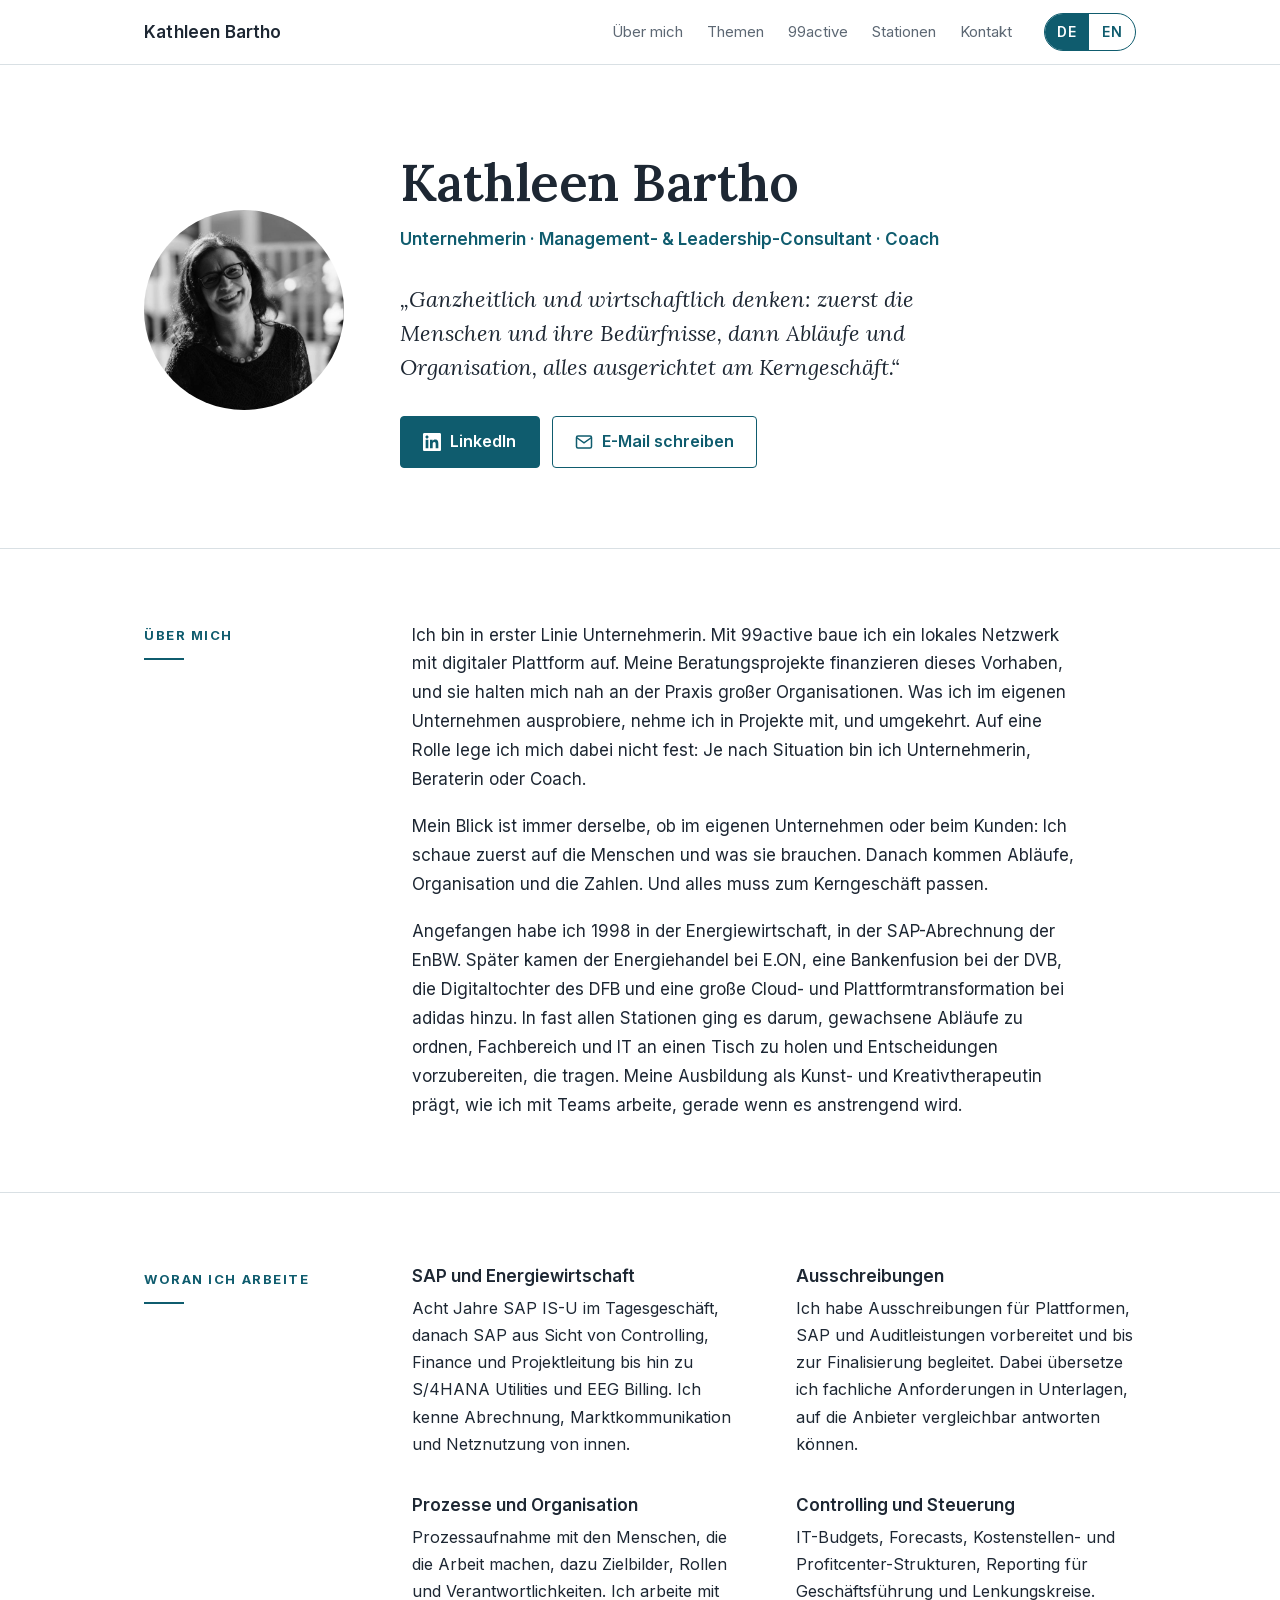
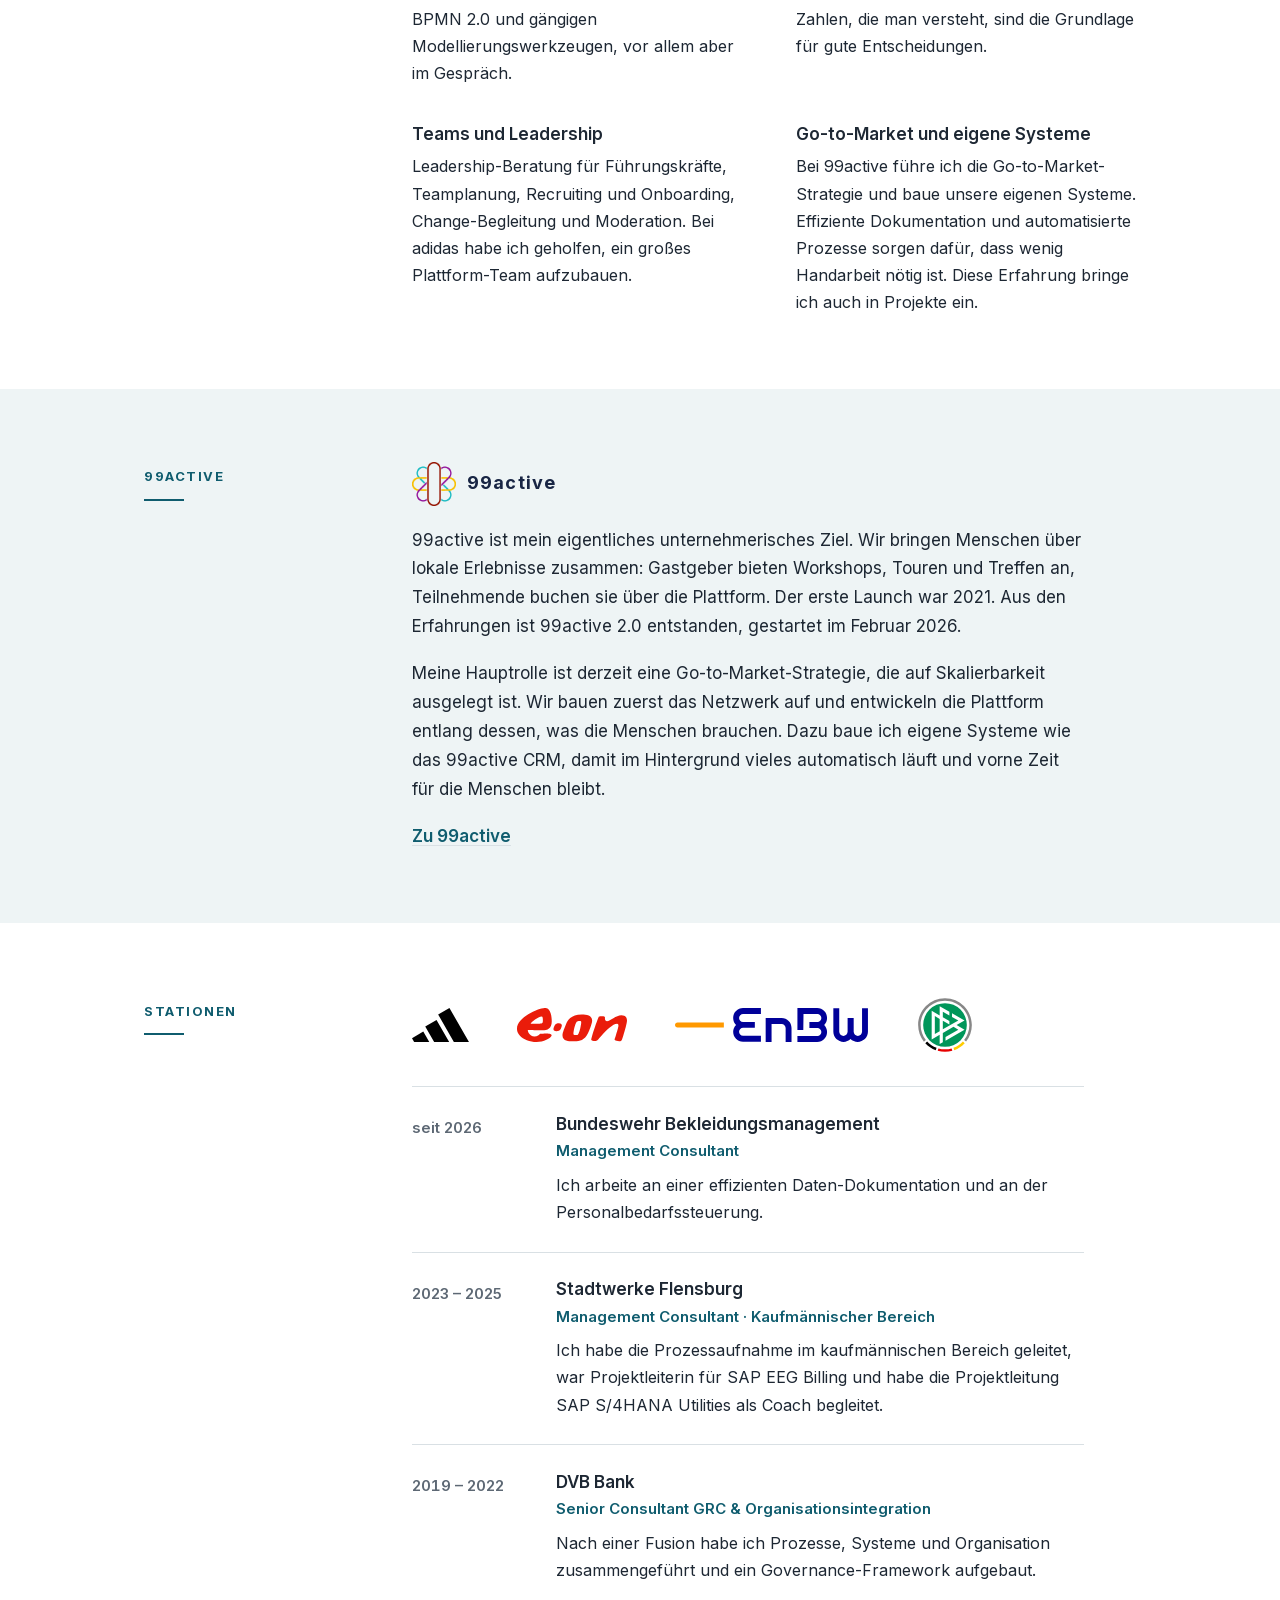
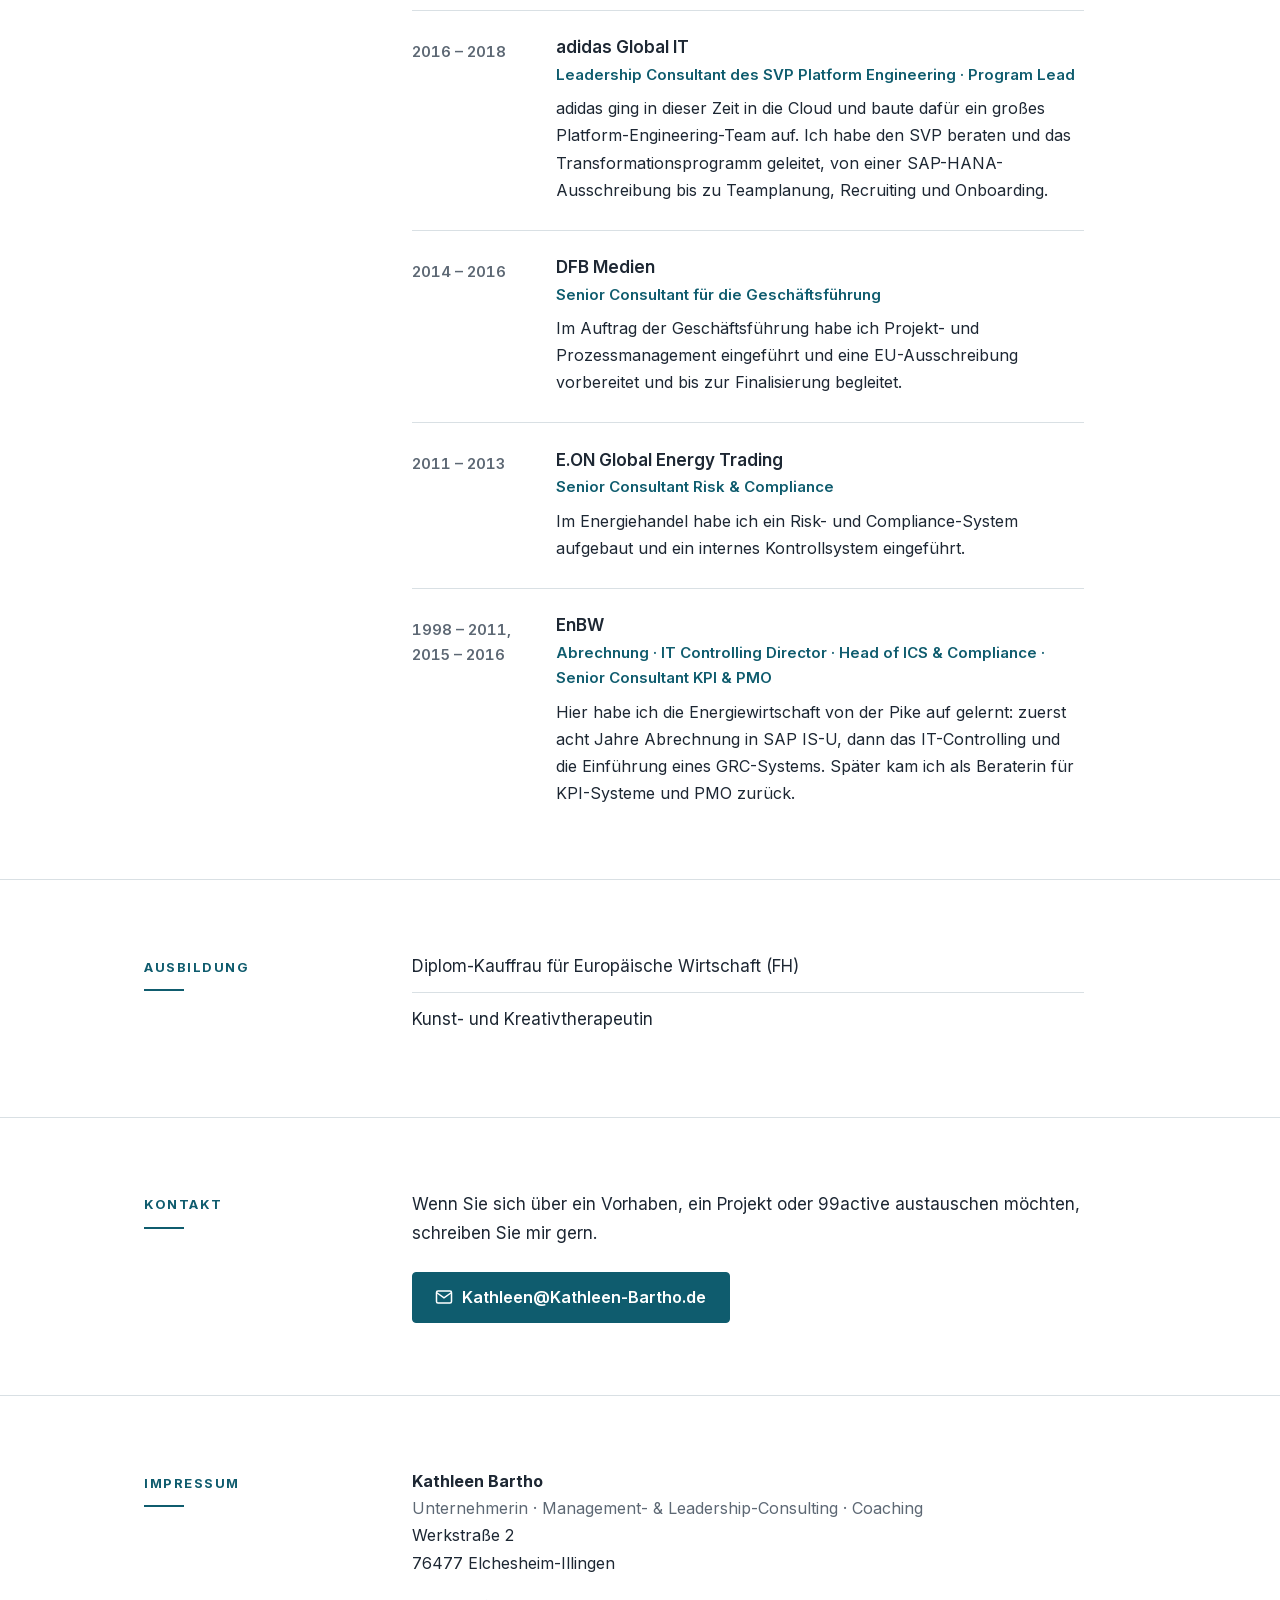
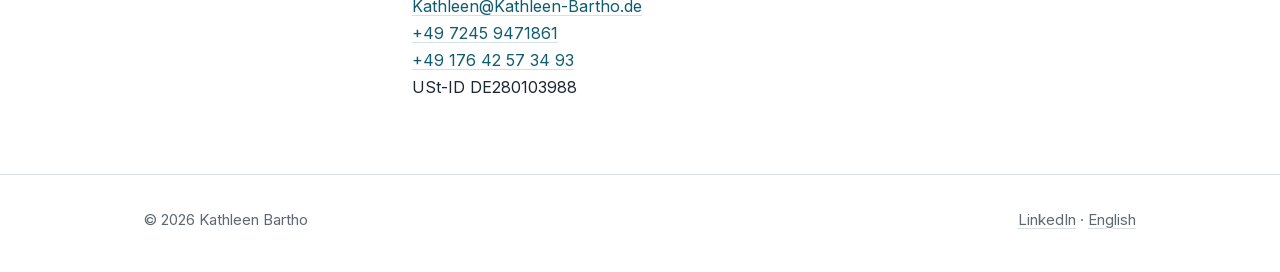
<file: index.html>
<!DOCTYPE html>
<html lang="de">
<head>
    <meta charset="UTF-8">
    <meta name="viewport" content="width=device-width, initial-scale=1.0">
    <title>Kathleen Bartho · Unternehmerin, Management- &amp; Leadership-Consultant, Coach</title>
    <meta name="description" content="Kathleen Bartho ist Gründerin und CEO von 99active und arbeitet als Management- und Leadership-Consultant und Coach: SAP und Energiewirtschaft, Ausschreibungen, Prozesse, Controlling, Teams.">
    <link rel="canonical" href="https://kathleen-bartho.de/">
    <link rel="alternate" hreflang="de" href="https://kathleen-bartho.de/">
    <link rel="alternate" hreflang="en" href="https://kathleen-bartho.de/en/">
    <link rel="alternate" hreflang="x-default" href="https://kathleen-bartho.de/">
    <link rel="stylesheet" href="assets/site.css">
</head>
<body>
    <header class="topbar">
        <div class="wrap">
            <a class="topbar-name" href="#top">Kathleen Bartho</a>
            <div class="topbar-right">
                <nav class="topbar-nav" aria-label="Seitenabschnitte">
                    <a href="#ueber-mich">Über mich</a>
                    <a href="#themen">Themen</a>
                    <a href="#99active">99active</a>
                    <a href="#stationen">Stationen</a>
                    <a href="#kontakt">Kontakt</a>
                </nav>
                <nav class="lang" aria-label="Sprache">
                    <span aria-current="page" title="Deutsch">DE</span>
                    <a href="en/" lang="en" hreflang="en" title="English">EN</a>
                </nav>
            </div>
        </div>
    </header>

    <main id="top">
        <section class="hero">
            <div class="wrap">
                <img class="hero-photo" src="Kathleen.jpg" alt="Kathleen Bartho" width="200" height="200">
                <div>
                    <h1>Kathleen Bartho</h1>
                    <p class="hero-role">Unternehmerin · Management- &amp; Leadership-Consultant · Coach</p>
                    <p class="hero-quote">„Ganzheitlich und wirtschaftlich denken: zuerst die Menschen und ihre Bedürfnisse, dann Abläufe und Organisation, alles ausgerichtet am Kerngeschäft.“</p>
                    <div class="buttons">
                        <a class="btn btn-solid" href="https://www.linkedin.com/in/kathleen-bartho-7923b4167/" target="_blank" rel="noopener noreferrer">
                            <svg viewBox="0 0 24 24" fill="currentColor" aria-hidden="true"><path d="M20.447 20.452h-3.554v-5.569c0-1.328-.027-3.037-1.852-3.037-1.853 0-2.136 1.445-2.136 2.939v5.667H9.351V9h3.414v1.561h.046c.477-.9 1.637-1.85 3.37-1.85 3.601 0 4.267 2.37 4.267 5.455v6.286zM5.337 7.433c-1.144 0-2.063-.926-2.063-2.065 0-1.138.92-2.063 2.063-2.063 1.14 0 2.064.925 2.064 2.063 0 1.139-.925 2.065-2.064 2.065zm1.782 13.019H3.555V9h3.564v11.452zM22.225 0H1.771C.792 0 0 .774 0 1.729v20.542C0 23.227.792 24 1.771 24h20.451C23.2 24 24 23.227 24 22.271V1.729C24 .774 23.2 0 22.222 0h.003z"/></svg>
                            LinkedIn
                        </a>
                        <a class="btn btn-line" href="mailto:Kathleen@Kathleen-Bartho.de">
                            <svg viewBox="0 0 24 24" fill="none" stroke="currentColor" stroke-width="2" aria-hidden="true"><path d="M4 4h16c1.1 0 2 .9 2 2v12c0 1.1-.9 2-2 2H4c-1.1 0-2-.9-2-2V6c0-1.1.9-2 2-2z"/><polyline points="22,6 12,13 2,6"/></svg>
                            E-Mail schreiben
                        </a>
                    </div>
                </div>
            </div>
        </section>

        <section class="section" id="ueber-mich">
            <div class="wrap">
                <h2>Über mich</h2>
                <div class="body prose">
                    <p>Ich bin in erster Linie Unternehmerin. Mit 99active baue ich ein lokales Netzwerk mit digitaler Plattform auf. Meine Beratungsprojekte finanzieren dieses Vorhaben, und sie halten mich nah an der Praxis großer Organisationen. Was ich im eigenen Unternehmen ausprobiere, nehme ich in Projekte mit, und umgekehrt. Auf eine Rolle lege ich mich dabei nicht fest: Je nach Situation bin ich Unternehmerin, Beraterin oder Coach.</p>
                    <p>Mein Blick ist immer derselbe, ob im eigenen Unternehmen oder beim Kunden: Ich schaue zuerst auf die Menschen und was sie brauchen. Danach kommen Abläufe, Organisation und die Zahlen. Und alles muss zum Kerngeschäft passen.</p>
                    <p>Angefangen habe ich 1998 in der Energiewirtschaft, in der SAP-Abrechnung der EnBW. Später kamen der Energiehandel bei E.ON, eine Bankenfusion bei der DVB, die Digitaltochter des DFB und eine große Cloud- und Plattformtransformation bei adidas hinzu. In fast allen Stationen ging es darum, gewachsene Abläufe zu ordnen, Fachbereich und IT an einen Tisch zu holen und Entscheidungen vorzubereiten, die tragen. Meine Ausbildung als Kunst- und Kreativtherapeutin prägt, wie ich mit Teams arbeite, gerade wenn es anstrengend wird.</p>
                </div>
            </div>
        </section>

        <section class="section" id="themen">
            <div class="wrap">
                <h2>Woran ich arbeite</h2>
                <div class="fields">
                    <div>
                        <h3>SAP und Energiewirtschaft</h3>
                        <p>Acht Jahre SAP IS-U im Tagesgeschäft, danach SAP aus Sicht von Controlling, Finance und Projektleitung bis hin zu S/4HANA Utilities und EEG Billing. Ich kenne Abrechnung, Marktkommunikation und Netznutzung von innen.</p>
                    </div>
                    <div>
                        <h3>Ausschreibungen</h3>
                        <p>Ich habe Ausschreibungen für Plattformen, SAP und Auditleistungen vorbereitet und bis zur Finalisierung begleitet. Dabei übersetze ich fachliche Anforderungen in Unterlagen, auf die Anbieter vergleichbar antworten können.</p>
                    </div>
                    <div>
                        <h3>Prozesse und Organisation</h3>
                        <p>Prozessaufnahme mit den Menschen, die die Arbeit machen, dazu Zielbilder, Rollen und Verantwortlichkeiten. Ich arbeite mit BPMN 2.0 und gängigen Modellierungswerkzeugen, vor allem aber im Gespräch.</p>
                    </div>
                    <div>
                        <h3>Controlling und Steuerung</h3>
                        <p>IT-Budgets, Forecasts, Kostenstellen- und Profitcenter-Strukturen, Reporting für Geschäftsführung und Lenkungskreise. Zahlen, die man versteht, sind die Grundlage für gute Entscheidungen.</p>
                    </div>
                    <div>
                        <h3>Teams und Leadership</h3>
                        <p>Leadership-Beratung für Führungskräfte, Teamplanung, Recruiting und Onboarding, Change-Begleitung und Moderation. Bei adidas habe ich geholfen, ein großes Plattform-Team aufzubauen.</p>
                    </div>
                    <div>
                        <h3>Go-to-Market und eigene Systeme</h3>
                        <p>Bei 99active führe ich die Go-to-Market-Strategie und baue unsere eigenen Systeme. Effiziente Dokumentation und automatisierte Prozesse sorgen dafür, dass wenig Handarbeit nötig ist. Diese Erfahrung bringe ich auch in Projekte ein.</p>
                    </div>
                </div>
            </div>
        </section>

        <section class="section section-soft" id="99active">
            <div class="wrap">
                <h2>99active</h2>
                <div class="body prose">
                    <div class="brand">
                        <img src="assets/logos/99active.png" alt="" width="44" height="44">
                        <span>99active</span>
                    </div>
                    <p>99active ist mein eigentliches unternehmerisches Ziel. Wir bringen Menschen über lokale Erlebnisse zusammen: Gastgeber bieten Workshops, Touren und Treffen an, Teilnehmende buchen sie über die Plattform. Der erste Launch war 2021. Aus den Erfahrungen ist 99active 2.0 entstanden, gestartet im Februar 2026.</p>
                    <p>Meine Hauptrolle ist derzeit eine Go-to-Market-Strategie, die auf Skalierbarkeit ausgelegt ist. Wir bauen zuerst das Netzwerk auf und entwickeln die Plattform entlang dessen, was die Menschen brauchen. Dazu baue ich eigene Systeme wie das 99active CRM, damit im Hintergrund vieles automatisch läuft und vorne Zeit für die Menschen bleibt.</p>
                    <p class="more"><a href="https://99active.com/" target="_blank" rel="noopener noreferrer">Zu 99active</a></p>
                </div>
            </div>
        </section>

        <section class="section" id="stationen">
            <div class="wrap">
                <h2>Stationen</h2>
                <div class="body">
                    <div class="logos">
                        <img src="assets/logos/adidas.svg" alt="adidas">
                        <img src="assets/logos/eon.svg" alt="E.ON">
                        <img src="assets/logos/enbw.svg" alt="EnBW">
                        <img class="logo-tall" src="assets/logos/dfb.svg" alt="Deutscher Fußball-Bund">
                    </div>

                    <div class="job">
                        <div class="job-when">seit 2026</div>
                        <div>
                            <h3>Bundeswehr Bekleidungsmanagement</h3>
                            <p class="job-pos">Management Consultant</p>
                            <p class="job-text">Ich arbeite an einer effizienten Daten-Dokumentation und an der Personalbedarfssteuerung.</p>
                        </div>
                    </div>

                    <div class="job">
                        <div class="job-when">2023 – 2025</div>
                        <div>
                            <h3>Stadtwerke Flensburg</h3>
                            <p class="job-pos">Management Consultant · Kaufmännischer Bereich</p>
                            <p class="job-text">Ich habe die Prozessaufnahme im kaufmännischen Bereich geleitet, war Projektleiterin für SAP EEG Billing und habe die Projektleitung SAP S/4HANA Utilities als Coach begleitet.</p>
                        </div>
                    </div>

                    <div class="job">
                        <div class="job-when">2019 – 2022</div>
                        <div>
                            <h3>DVB Bank</h3>
                            <p class="job-pos">Senior Consultant GRC &amp; Organisationsintegration</p>
                            <p class="job-text">Nach einer Fusion habe ich Prozesse, Systeme und Organisation zusammengeführt und ein Governance-Framework aufgebaut.</p>
                        </div>
                    </div>

                    <div class="job">
                        <div class="job-when">2016 – 2018</div>
                        <div>
                            <h3>adidas Global IT</h3>
                            <p class="job-pos">Leadership Consultant des SVP Platform Engineering · Program Lead</p>
                            <p class="job-text">adidas ging in dieser Zeit in die Cloud und baute dafür ein großes Platform-Engineering-Team auf. Ich habe den SVP beraten und das Transformationsprogramm geleitet, von einer SAP-HANA-Ausschreibung bis zu Teamplanung, Recruiting und Onboarding.</p>
                        </div>
                    </div>

                    <div class="job">
                        <div class="job-when">2014 – 2016</div>
                        <div>
                            <h3>DFB Medien</h3>
                            <p class="job-pos">Senior Consultant für die Geschäftsführung</p>
                            <p class="job-text">Im Auftrag der Geschäftsführung habe ich Projekt- und Prozessmanagement eingeführt und eine EU-Ausschreibung vorbereitet und bis zur Finalisierung begleitet.</p>
                        </div>
                    </div>

                    <div class="job">
                        <div class="job-when">2011 – 2013</div>
                        <div>
                            <h3>E.ON Global Energy Trading</h3>
                            <p class="job-pos">Senior Consultant Risk &amp; Compliance</p>
                            <p class="job-text">Im Energiehandel habe ich ein Risk- und Compliance-System aufgebaut und ein internes Kontrollsystem eingeführt.</p>
                        </div>
                    </div>

                    <div class="job">
                        <div class="job-when">1998 – 2011, 2015 – 2016</div>
                        <div>
                            <h3>EnBW</h3>
                            <p class="job-pos">Abrechnung · IT Controlling Director · Head of ICS &amp; Compliance · Senior Consultant KPI &amp; PMO</p>
                            <p class="job-text">Hier habe ich die Energiewirtschaft von der Pike auf gelernt: zuerst acht Jahre Abrechnung in SAP IS-U, dann das IT-Controlling und die Einführung eines GRC-Systems. Später kam ich als Beraterin für KPI-Systeme und PMO zurück.</p>
                        </div>
                    </div>
                </div>
            </div>
        </section>

        <section class="section" id="ausbildung">
            <div class="wrap">
                <h2>Ausbildung</h2>
                <div class="body">
                    <ul class="certs">
                        <li>Diplom-Kauffrau für Europäische Wirtschaft (FH)</li>
                        <li>Kunst- und Kreativtherapeutin</li>
                    </ul>
                </div>
            </div>
        </section>

        <section class="section" id="kontakt">
            <div class="wrap">
                <h2>Kontakt</h2>
                <div class="body prose">
                    <p>Wenn Sie sich über ein Vorhaben, ein Projekt oder 99active austauschen möchten, schreiben Sie mir gern.</p>
                    <div class="buttons contact-mail">
                        <a class="btn btn-solid" href="mailto:Kathleen@Kathleen-Bartho.de">
                            <svg viewBox="0 0 24 24" fill="none" stroke="currentColor" stroke-width="2" aria-hidden="true"><path d="M4 4h16c1.1 0 2 .9 2 2v12c0 1.1-.9 2-2 2H4c-1.1 0-2-.9-2-2V6c0-1.1.9-2 2-2z"/><polyline points="22,6 12,13 2,6"/></svg>
                            Kathleen@Kathleen-Bartho.de
                        </a>
                    </div>
                </div>
            </div>
        </section>

        <section class="section" id="impressum">
            <div class="wrap">
                <h2>Impressum</h2>
                <div class="body imprint">
                    <p><strong>Kathleen Bartho</strong><br>
                    <span class="muted">Unternehmerin · Management- &amp; Leadership-Consulting · Coaching</span><br>
                    Werkstraße 2<br>
                    76477 Elchesheim-Illingen</p>
                    <p>
                        <a href="mailto:Kathleen@Kathleen-Bartho.de">Kathleen@Kathleen-Bartho.de</a><br>
                        <a href="tel:+4972459471861">+49 7245 9471861</a><br>
                        <a href="tel:+4917642573493">+49 176 42 57 34 93</a><br>
                        USt-ID DE280103988
                    </p>
                </div>
            </div>
        </section>
    </main>

    <footer class="footer">
        <div class="wrap">
            <span>&copy; 2026 Kathleen Bartho</span>
            <span><a href="https://www.linkedin.com/in/kathleen-bartho-7923b4167/" target="_blank" rel="noopener noreferrer">LinkedIn</a> · <a href="en/" lang="en" hreflang="en">English</a></span>
        </div>
    </footer>
</body>
</html>
</file>
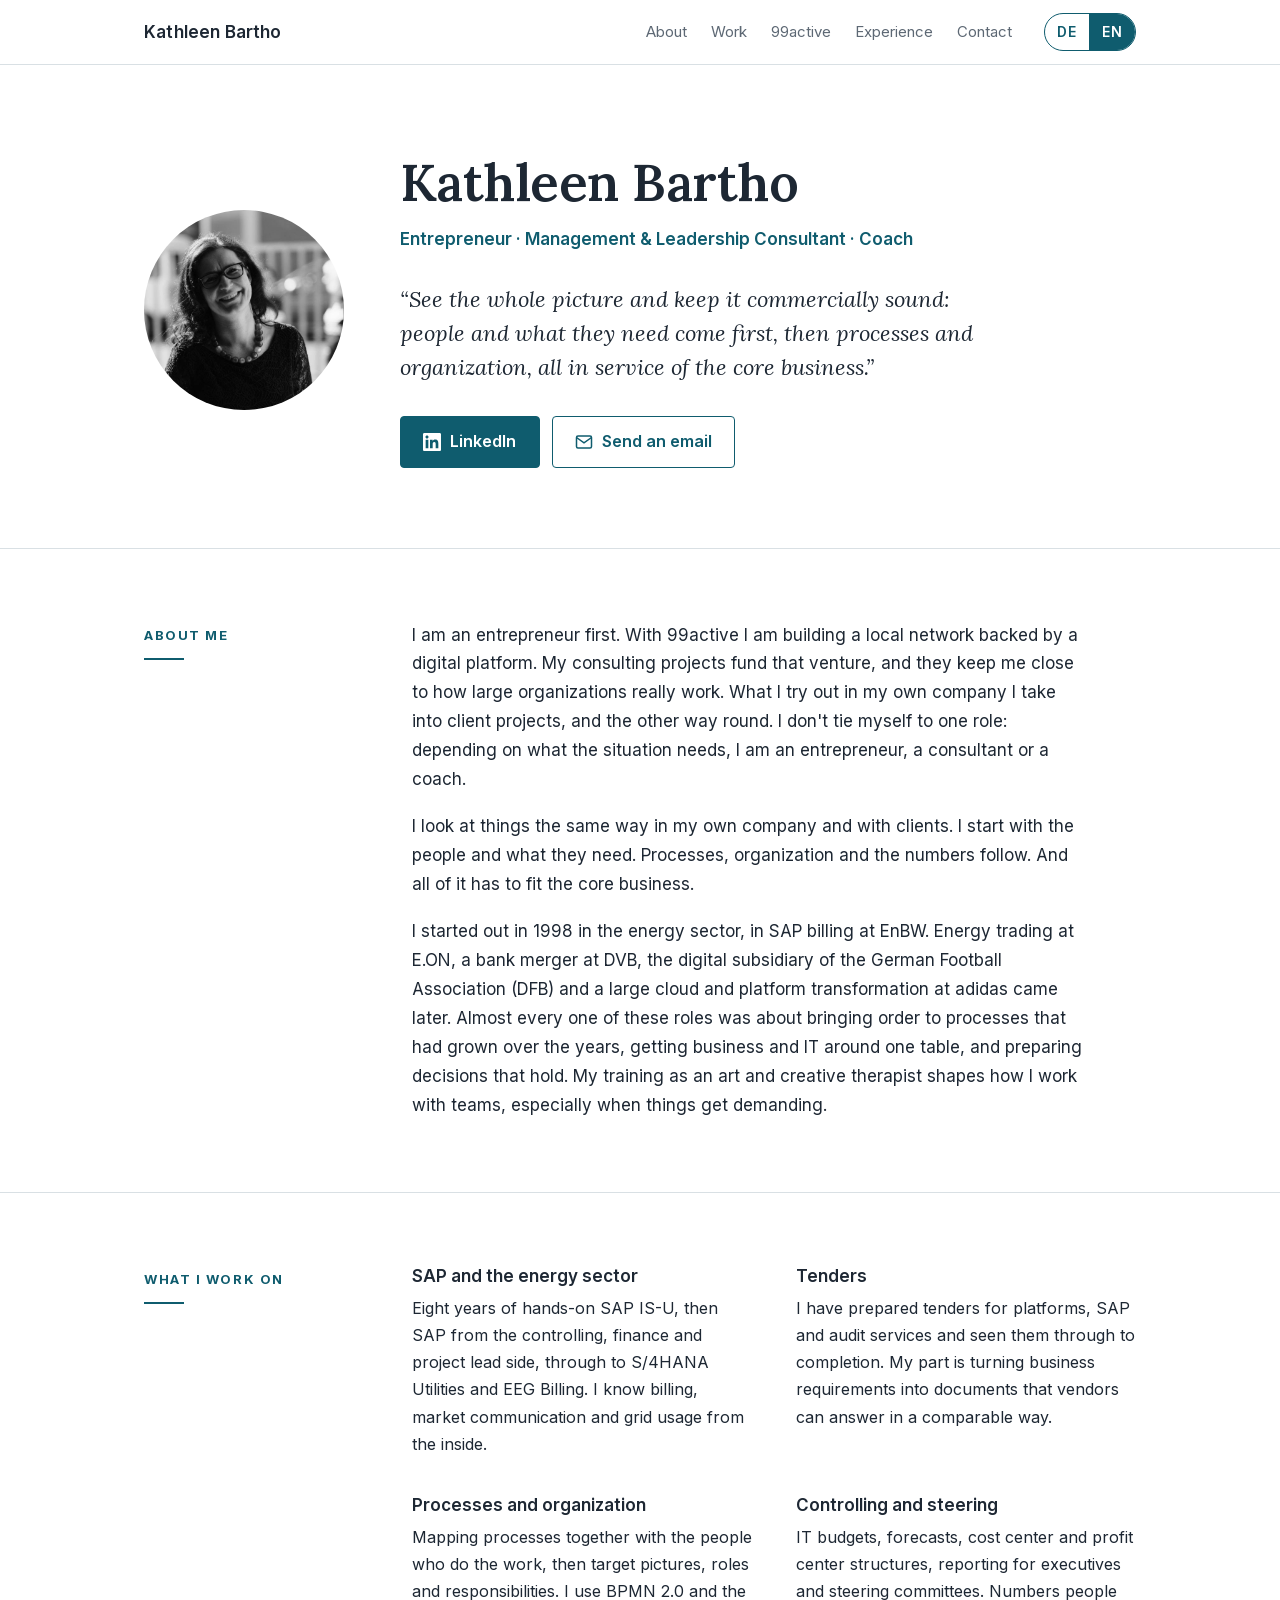
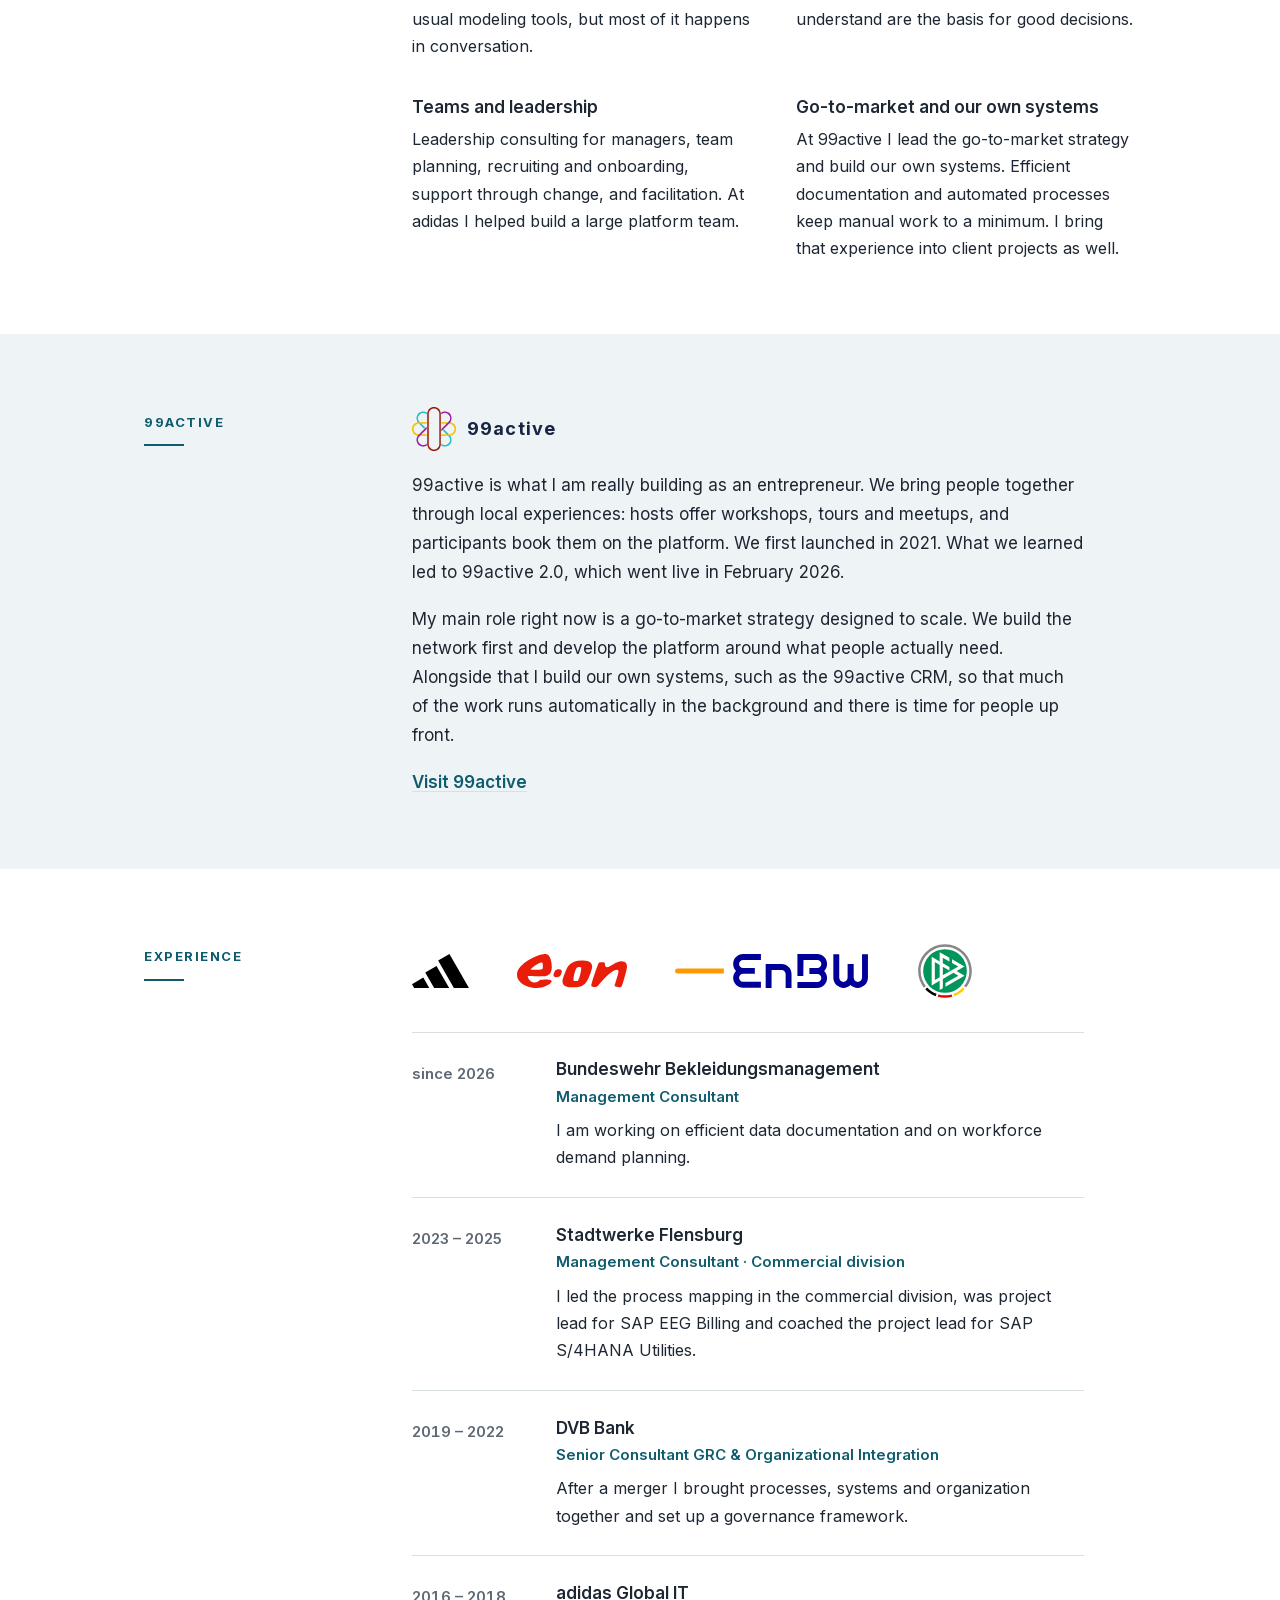
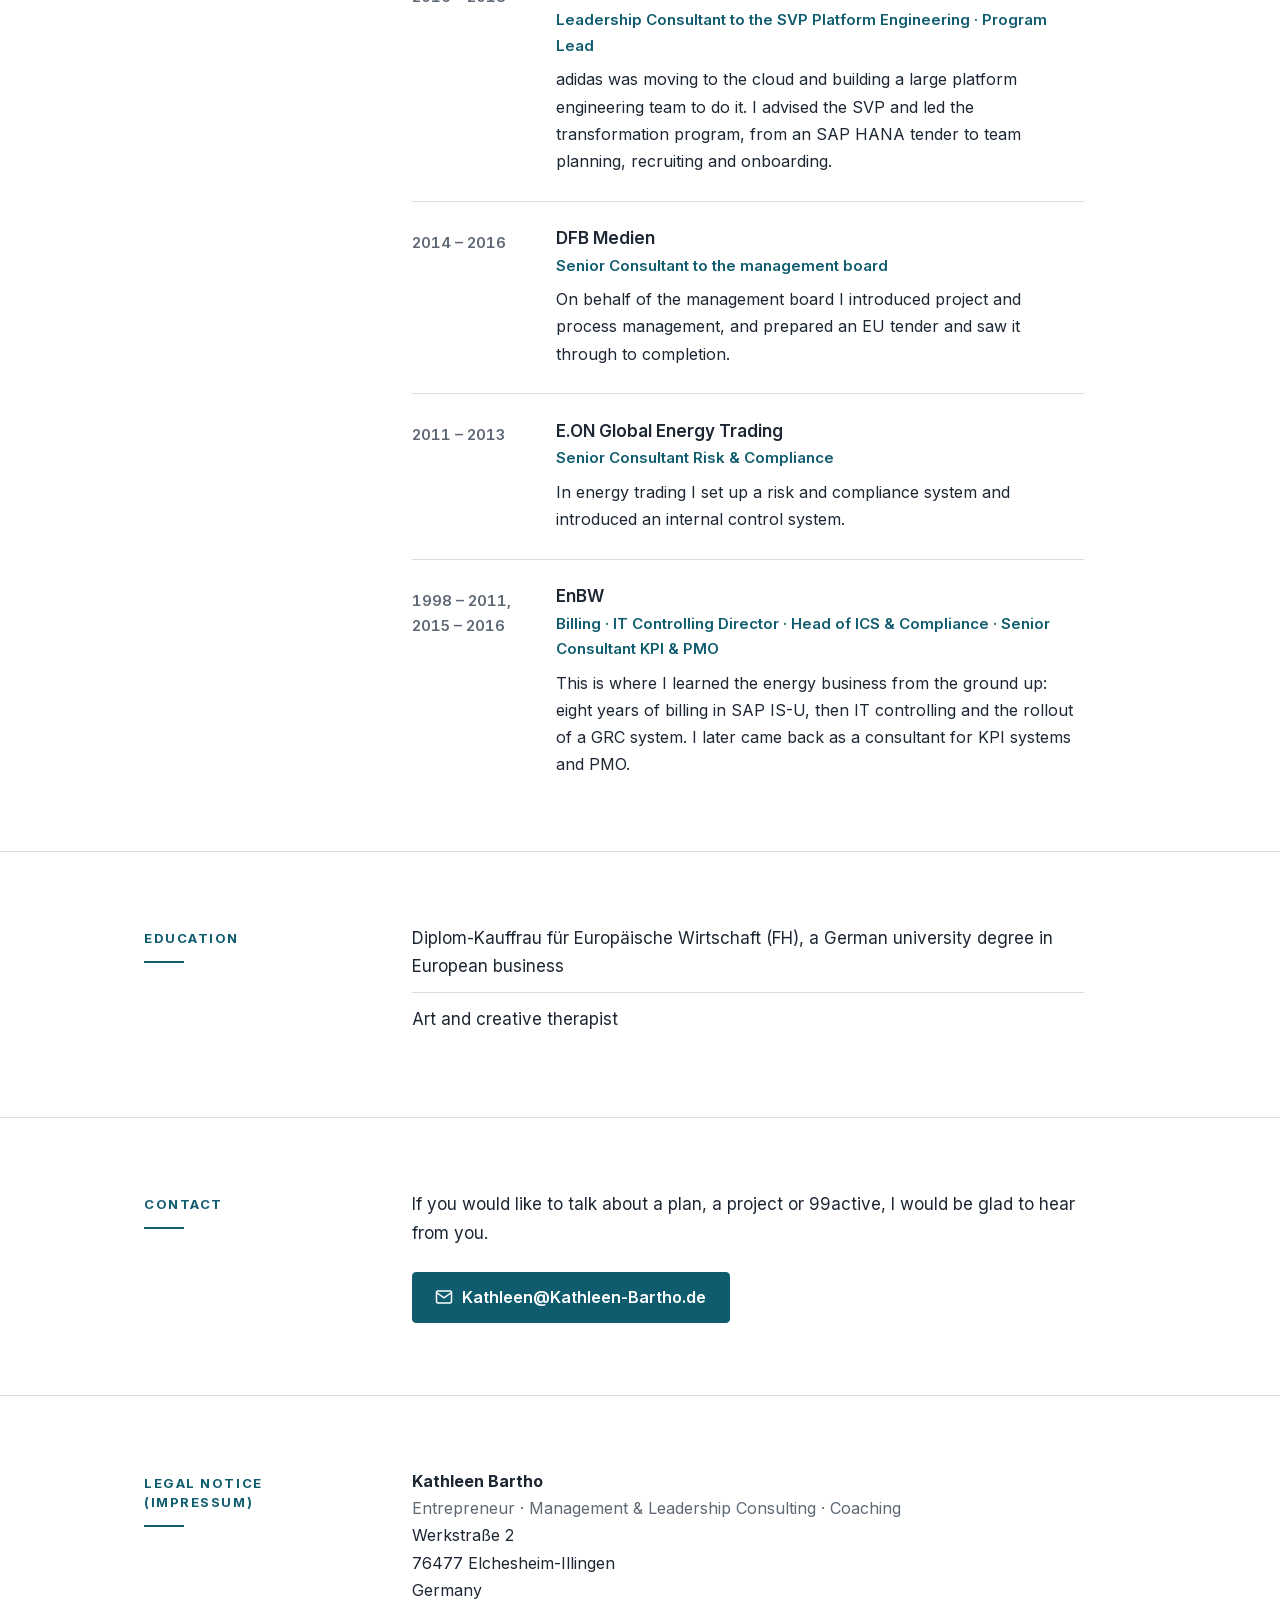
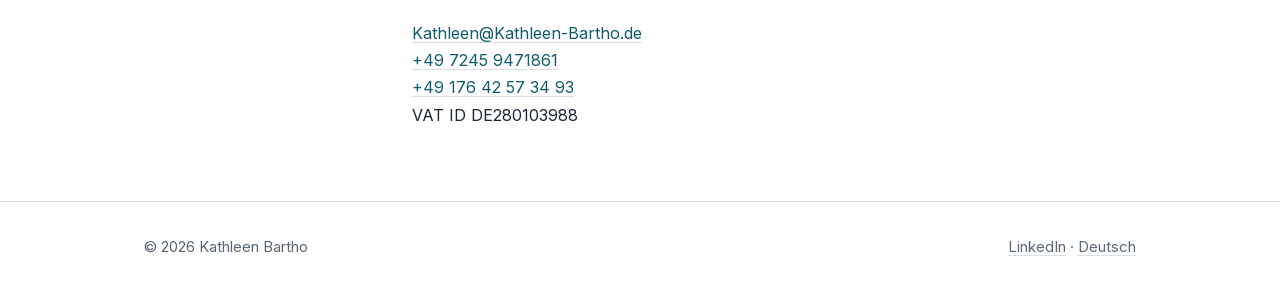
<file: en/index.html>
<!DOCTYPE html>
<html lang="en">
<head>
    <meta charset="UTF-8">
    <meta name="viewport" content="width=device-width, initial-scale=1.0">
    <title>Kathleen Bartho · Entrepreneur, Management &amp; Leadership Consultant, Coach</title>
    <meta name="description" content="Kathleen Bartho is the founder and CEO of 99active and works as a management and leadership consultant and coach: SAP and the energy sector, tenders, processes, controlling, teams.">
    <link rel="canonical" href="https://kathleen-bartho.de/en/">
    <link rel="alternate" hreflang="de" href="https://kathleen-bartho.de/">
    <link rel="alternate" hreflang="en" href="https://kathleen-bartho.de/en/">
    <link rel="alternate" hreflang="x-default" href="https://kathleen-bartho.de/">
    <link rel="stylesheet" href="../assets/site.css">
</head>
<body>
    <header class="topbar">
        <div class="wrap">
            <a class="topbar-name" href="#top">Kathleen Bartho</a>
            <div class="topbar-right">
                <nav class="topbar-nav" aria-label="Page sections">
                    <a href="#about">About</a>
                    <a href="#work">Work</a>
                    <a href="#99active">99active</a>
                    <a href="#experience">Experience</a>
                    <a href="#contact">Contact</a>
                </nav>
                <nav class="lang" aria-label="Language">
                    <a href="../" lang="de" hreflang="de" title="Deutsch">DE</a>
                    <span aria-current="page" title="English">EN</span>
                </nav>
            </div>
        </div>
    </header>

    <main id="top">
        <section class="hero">
            <div class="wrap">
                <img class="hero-photo" src="../Kathleen.jpg" alt="Kathleen Bartho" width="200" height="200">
                <div>
                    <h1>Kathleen Bartho</h1>
                    <p class="hero-role">Entrepreneur · Management &amp; Leadership Consultant · Coach</p>
                    <p class="hero-quote">“See the whole picture and keep it commercially sound: people and what they need come first, then processes and organization, all in service of the core business.”</p>
                    <div class="buttons">
                        <a class="btn btn-solid" href="https://www.linkedin.com/in/kathleen-bartho-7923b4167/" target="_blank" rel="noopener noreferrer">
                            <svg viewBox="0 0 24 24" fill="currentColor" aria-hidden="true"><path d="M20.447 20.452h-3.554v-5.569c0-1.328-.027-3.037-1.852-3.037-1.853 0-2.136 1.445-2.136 2.939v5.667H9.351V9h3.414v1.561h.046c.477-.9 1.637-1.85 3.37-1.85 3.601 0 4.267 2.37 4.267 5.455v6.286zM5.337 7.433c-1.144 0-2.063-.926-2.063-2.065 0-1.138.92-2.063 2.063-2.063 1.14 0 2.064.925 2.064 2.063 0 1.139-.925 2.065-2.064 2.065zm1.782 13.019H3.555V9h3.564v11.452zM22.225 0H1.771C.792 0 0 .774 0 1.729v20.542C0 23.227.792 24 1.771 24h20.451C23.2 24 24 23.227 24 22.271V1.729C24 .774 23.2 0 22.222 0h.003z"/></svg>
                            LinkedIn
                        </a>
                        <a class="btn btn-line" href="mailto:Kathleen@Kathleen-Bartho.de">
                            <svg viewBox="0 0 24 24" fill="none" stroke="currentColor" stroke-width="2" aria-hidden="true"><path d="M4 4h16c1.1 0 2 .9 2 2v12c0 1.1-.9 2-2 2H4c-1.1 0-2-.9-2-2V6c0-1.1.9-2 2-2z"/><polyline points="22,6 12,13 2,6"/></svg>
                            Send an email
                        </a>
                    </div>
                </div>
            </div>
        </section>

        <section class="section" id="about">
            <div class="wrap">
                <h2>About me</h2>
                <div class="body prose">
                    <p>I am an entrepreneur first. With 99active I am building a local network backed by a digital platform. My consulting projects fund that venture, and they keep me close to how large organizations really work. What I try out in my own company I take into client projects, and the other way round. I don't tie myself to one role: depending on what the situation needs, I am an entrepreneur, a consultant or a coach.</p>
                    <p>I look at things the same way in my own company and with clients. I start with the people and what they need. Processes, organization and the numbers follow. And all of it has to fit the core business.</p>
                    <p>I started out in 1998 in the energy sector, in SAP billing at EnBW. Energy trading at E.ON, a bank merger at DVB, the digital subsidiary of the German Football Association (DFB) and a large cloud and platform transformation at adidas came later. Almost every one of these roles was about bringing order to processes that had grown over the years, getting business and IT around one table, and preparing decisions that hold. My training as an art and creative therapist shapes how I work with teams, especially when things get demanding.</p>
                </div>
            </div>
        </section>

        <section class="section" id="work">
            <div class="wrap">
                <h2>What I work on</h2>
                <div class="fields">
                    <div>
                        <h3>SAP and the energy sector</h3>
                        <p>Eight years of hands-on SAP IS-U, then SAP from the controlling, finance and project lead side, through to S/4HANA Utilities and EEG Billing. I know billing, market communication and grid usage from the inside.</p>
                    </div>
                    <div>
                        <h3>Tenders</h3>
                        <p>I have prepared tenders for platforms, SAP and audit services and seen them through to completion. My part is turning business requirements into documents that vendors can answer in a comparable way.</p>
                    </div>
                    <div>
                        <h3>Processes and organization</h3>
                        <p>Mapping processes together with the people who do the work, then target pictures, roles and responsibilities. I use BPMN 2.0 and the usual modeling tools, but most of it happens in conversation.</p>
                    </div>
                    <div>
                        <h3>Controlling and steering</h3>
                        <p>IT budgets, forecasts, cost center and profit center structures, reporting for executives and steering committees. Numbers people understand are the basis for good decisions.</p>
                    </div>
                    <div>
                        <h3>Teams and leadership</h3>
                        <p>Leadership consulting for managers, team planning, recruiting and onboarding, support through change, and facilitation. At adidas I helped build a large platform team.</p>
                    </div>
                    <div>
                        <h3>Go-to-market and our own systems</h3>
                        <p>At 99active I lead the go-to-market strategy and build our own systems. Efficient documentation and automated processes keep manual work to a minimum. I bring that experience into client projects as well.</p>
                    </div>
                </div>
            </div>
        </section>

        <section class="section section-soft" id="99active">
            <div class="wrap">
                <h2>99active</h2>
                <div class="body prose">
                    <div class="brand">
                        <img src="../assets/logos/99active.png" alt="" width="44" height="44">
                        <span>99active</span>
                    </div>
                    <p>99active is what I am really building as an entrepreneur. We bring people together through local experiences: hosts offer workshops, tours and meetups, and participants book them on the platform. We first launched in 2021. What we learned led to 99active 2.0, which went live in February 2026.</p>
                    <p>My main role right now is a go-to-market strategy designed to scale. We build the network first and develop the platform around what people actually need. Alongside that I build our own systems, such as the 99active CRM, so that much of the work runs automatically in the background and there is time for people up front.</p>
                    <p class="more"><a href="https://99active.com/" target="_blank" rel="noopener noreferrer">Visit 99active</a></p>
                </div>
            </div>
        </section>

        <section class="section" id="experience">
            <div class="wrap">
                <h2>Experience</h2>
                <div class="body">
                    <div class="logos">
                        <img src="../assets/logos/adidas.svg" alt="adidas">
                        <img src="../assets/logos/eon.svg" alt="E.ON">
                        <img src="../assets/logos/enbw.svg" alt="EnBW">
                        <img class="logo-tall" src="../assets/logos/dfb.svg" alt="German Football Association (DFB)">
                    </div>

                    <div class="job">
                        <div class="job-when">since 2026</div>
                        <div>
                            <h3>Bundeswehr Bekleidungsmanagement</h3>
                            <p class="job-pos">Management Consultant</p>
                            <p class="job-text">I am working on efficient data documentation and on workforce demand planning.</p>
                        </div>
                    </div>

                    <div class="job">
                        <div class="job-when">2023 – 2025</div>
                        <div>
                            <h3>Stadtwerke Flensburg</h3>
                            <p class="job-pos">Management Consultant · Commercial division</p>
                            <p class="job-text">I led the process mapping in the commercial division, was project lead for SAP EEG Billing and coached the project lead for SAP S/4HANA Utilities.</p>
                        </div>
                    </div>

                    <div class="job">
                        <div class="job-when">2019 – 2022</div>
                        <div>
                            <h3>DVB Bank</h3>
                            <p class="job-pos">Senior Consultant GRC &amp; Organizational Integration</p>
                            <p class="job-text">After a merger I brought processes, systems and organization together and set up a governance framework.</p>
                        </div>
                    </div>

                    <div class="job">
                        <div class="job-when">2016 – 2018</div>
                        <div>
                            <h3>adidas Global IT</h3>
                            <p class="job-pos">Leadership Consultant to the SVP Platform Engineering · Program Lead</p>
                            <p class="job-text">adidas was moving to the cloud and building a large platform engineering team to do it. I advised the SVP and led the transformation program, from an SAP HANA tender to team planning, recruiting and onboarding.</p>
                        </div>
                    </div>

                    <div class="job">
                        <div class="job-when">2014 – 2016</div>
                        <div>
                            <h3>DFB Medien</h3>
                            <p class="job-pos">Senior Consultant to the management board</p>
                            <p class="job-text">On behalf of the management board I introduced project and process management, and prepared an EU tender and saw it through to completion.</p>
                        </div>
                    </div>

                    <div class="job">
                        <div class="job-when">2011 – 2013</div>
                        <div>
                            <h3>E.ON Global Energy Trading</h3>
                            <p class="job-pos">Senior Consultant Risk &amp; Compliance</p>
                            <p class="job-text">In energy trading I set up a risk and compliance system and introduced an internal control system.</p>
                        </div>
                    </div>

                    <div class="job">
                        <div class="job-when">1998 – 2011, 2015 – 2016</div>
                        <div>
                            <h3>EnBW</h3>
                            <p class="job-pos">Billing · IT Controlling Director · Head of ICS &amp; Compliance · Senior Consultant KPI &amp; PMO</p>
                            <p class="job-text">This is where I learned the energy business from the ground up: eight years of billing in SAP IS-U, then IT controlling and the rollout of a GRC system. I later came back as a consultant for KPI systems and PMO.</p>
                        </div>
                    </div>
                </div>
            </div>
        </section>

        <section class="section" id="education">
            <div class="wrap">
                <h2>Education</h2>
                <div class="body">
                    <ul class="certs">
                        <li>Diplom-Kauffrau für Europäische Wirtschaft (FH), a German university degree in European business</li>
                        <li>Art and creative therapist</li>
                    </ul>
                </div>
            </div>
        </section>

        <section class="section" id="contact">
            <div class="wrap">
                <h2>Contact</h2>
                <div class="body prose">
                    <p>If you would like to talk about a plan, a project or 99active, I would be glad to hear from you.</p>
                    <div class="buttons contact-mail">
                        <a class="btn btn-solid" href="mailto:Kathleen@Kathleen-Bartho.de">
                            <svg viewBox="0 0 24 24" fill="none" stroke="currentColor" stroke-width="2" aria-hidden="true"><path d="M4 4h16c1.1 0 2 .9 2 2v12c0 1.1-.9 2-2 2H4c-1.1 0-2-.9-2-2V6c0-1.1.9-2 2-2z"/><polyline points="22,6 12,13 2,6"/></svg>
                            Kathleen@Kathleen-Bartho.de
                        </a>
                    </div>
                </div>
            </div>
        </section>

        <section class="section" id="imprint">
            <div class="wrap">
                <h2>Legal notice (Impressum)</h2>
                <div class="body imprint">
                    <p><strong>Kathleen Bartho</strong><br>
                    <span class="muted">Entrepreneur · Management &amp; Leadership Consulting · Coaching</span><br>
                    Werkstraße 2<br>
                    76477 Elchesheim-Illingen<br>
                    Germany</p>
                    <p>
                        <a href="mailto:Kathleen@Kathleen-Bartho.de">Kathleen@Kathleen-Bartho.de</a><br>
                        <a href="tel:+4972459471861">+49 7245 9471861</a><br>
                        <a href="tel:+4917642573493">+49 176 42 57 34 93</a><br>
                        VAT ID DE280103988
                    </p>
                </div>
            </div>
        </section>
    </main>

    <footer class="footer">
        <div class="wrap">
            <span>&copy; 2026 Kathleen Bartho</span>
            <span><a href="https://www.linkedin.com/in/kathleen-bartho-7923b4167/" target="_blank" rel="noopener noreferrer">LinkedIn</a> · <a href="../" lang="de" hreflang="de">Deutsch</a></span>
        </div>
    </footer>
</body>
</html>
</file>
<file: assets/site.css>
/* Schriften lokal eingebunden (kein Abruf bei Google) */
@font-face {
    font-family: "Inter";
    font-style: normal;
    font-weight: 400 700;
    font-display: swap;
    src: url("fonts/inter-latin.woff2") format("woff2");
}

@font-face {
    font-family: "Lora";
    font-style: normal;
    font-weight: 400 600;
    font-display: swap;
    src: url("fonts/lora-latin.woff2") format("woff2");
}

@font-face {
    font-family: "Lora";
    font-style: italic;
    font-weight: 400 600;
    font-display: swap;
    src: url("fonts/lora-italic-latin.woff2") format("woff2");
}

:root {
    --ink: #1d2733;
    --muted: #5d6874;
    --accent: #0f5c6e;
    --accent-dark: #0a4654;
    --soft: #eef4f5;
    --line: #d9e0e4;
    --white: #ffffff;
    --sans: "Inter", -apple-system, BlinkMacSystemFont, "Segoe UI", "Helvetica Neue", Arial, sans-serif;
    --serif: "Lora", Georgia, "Times New Roman", serif;
    --page: 1040px;
    --gutter: 1.5rem;
}

*,
*::before,
*::after {
    box-sizing: border-box;
}

html {
    -webkit-text-size-adjust: 100%;
    scroll-behavior: smooth;
}

body {
    margin: 0;
    font-family: var(--sans);
    font-size: 1.0625rem;
    line-height: 1.7;
    color: var(--ink);
    background: var(--white);
    -webkit-font-smoothing: antialiased;
    -moz-osx-font-smoothing: grayscale;
}

h1,
h2,
h3,
p,
ul {
    margin: 0;
}

ul {
    padding: 0;
    list-style: none;
}

img {
    max-width: 100%;
}

a {
    color: var(--accent);
    text-decoration: underline;
    text-decoration-color: var(--line);
    text-decoration-thickness: 1px;
    text-underline-offset: 0.2em;
}

a:hover {
    color: var(--accent-dark);
    text-decoration-color: currentColor;
}

a:focus-visible {
    outline: 2px solid var(--accent);
    outline-offset: 3px;
    border-radius: 2px;
}

.wrap {
    max-width: var(--page);
    margin: 0 auto;
    padding: 0 var(--gutter);
}

/* Kopfzeile */
.topbar {
    border-bottom: 1px solid var(--line);
}

.topbar .wrap {
    display: flex;
    align-items: center;
    justify-content: space-between;
    gap: 1rem;
    min-height: 4rem;
}

.topbar-name {
    font-weight: 600;
    letter-spacing: 0.01em;
    color: var(--ink);
    text-decoration: none;
}

.topbar-right {
    display: flex;
    align-items: center;
    gap: 2rem;
}

.topbar-nav {
    display: flex;
    gap: 1.5rem;
    font-size: 0.9375rem;
}

.topbar-nav a {
    color: var(--muted);
    text-decoration: none;
}

.topbar-nav a:hover {
    color: var(--accent);
}

.lang {
    display: flex;
    border: 1px solid var(--accent);
    border-radius: 999px;
    overflow: hidden;
    font-size: 0.875rem;
    font-weight: 600;
    letter-spacing: 0.04em;
}

.lang a,
.lang span {
    display: block;
    min-width: 2.75rem;
    padding: 0.4rem 0.8rem;
    text-align: center;
    text-decoration: none;
}

.lang span {
    background: var(--accent);
    color: var(--white);
}

.lang a {
    color: var(--accent);
}

.lang a:hover {
    background: var(--soft);
}

/* Hero */
.hero {
    padding: 5.5rem 0 5rem;
}

.hero .wrap {
    display: grid;
    grid-template-columns: 200px 1fr;
    gap: 3.5rem;
    align-items: center;
}

.hero-photo {
    display: block;
    width: 200px;
    height: 200px;
    border-radius: 50%;
    object-fit: cover;
}

.hero h1 {
    font-family: var(--serif);
    font-size: clamp(2.25rem, 5vw, 3.25rem);
    font-weight: 600;
    line-height: 1.15;
    letter-spacing: -0.01em;
}

.hero-role {
    margin-top: 0.75rem;
    font-size: 1.0625rem;
    font-weight: 600;
    color: var(--accent);
}

.hero-quote {
    margin: 1.75rem 0 0;
    max-width: 38rem;
    font-family: var(--serif);
    font-style: italic;
    font-size: clamp(1.1875rem, 2.2vw, 1.375rem);
    line-height: 1.55;
    color: var(--ink);
}

.buttons {
    display: flex;
    flex-wrap: wrap;
    gap: 0.75rem;
    margin-top: 2rem;
}

.btn {
    display: inline-flex;
    align-items: center;
    justify-content: center;
    gap: 0.55rem;
    padding: 0.7rem 1.4rem;
    border: 1px solid var(--accent);
    border-radius: 4px;
    font-size: 1rem;
    font-weight: 600;
    text-decoration: none;
}

.btn svg {
    width: 18px;
    height: 18px;
    flex-shrink: 0;
}

.btn-solid {
    background: var(--accent);
    color: var(--white);
}

.btn-solid:hover {
    background: var(--accent-dark);
    border-color: var(--accent-dark);
    color: var(--white);
}

.btn-line {
    background: var(--white);
    color: var(--accent);
}

.btn-line:hover {
    background: var(--soft);
}

/* Abschnitte */
.section {
    padding: 4.5rem 0;
    border-top: 1px solid var(--line);
}

.section .wrap {
    display: grid;
    grid-template-columns: 220px minmax(0, 1fr);
    gap: 3rem;
}

.section h2 {
    font-size: 0.8125rem;
    font-weight: 700;
    line-height: 1.5;
    letter-spacing: 0.12em;
    text-transform: uppercase;
    color: var(--accent);
    padding-top: 0.35rem;
}

.section h2::after {
    content: "";
    display: block;
    width: 2.5rem;
    height: 2px;
    margin-top: 0.75rem;
    background: var(--accent);
}

.section h3 {
    font-size: 1.0625rem;
    font-weight: 600;
    line-height: 1.4;
}

.body {
    max-width: 42rem;
}

.prose p + p {
    margin-top: 1.15rem;
}

/* Woran ich arbeite */
.fields {
    display: grid;
    grid-template-columns: repeat(2, minmax(0, 1fr));
    gap: 2.25rem 2.75rem;
    max-width: none;
}

.fields p {
    margin-top: 0.4rem;
    font-size: 1rem;
    color: var(--ink);
}

/* 99active */
.section-soft {
    background: var(--soft);
    border-top-color: transparent;
}

.section-soft + .section {
    border-top-color: transparent;
}

.brand {
    display: flex;
    align-items: center;
    gap: 0.7rem;
    margin-bottom: 1.25rem;
}

.brand img {
    display: block;
    width: 44px;
    height: 44px;
}

.brand span {
    font-size: 1.125rem;
    font-weight: 700;
    letter-spacing: 0.06em;
    color: hsl(222deg 48% 18%);
}

.more {
    margin-top: 1.5rem;
    font-weight: 600;
}

/* Stationen */
.logos {
    display: flex;
    flex-wrap: wrap;
    align-items: center;
    gap: 1.5rem 3rem;
    padding-bottom: 2rem;
}

.logos img {
    display: block;
    width: auto;
    height: 34px;
}

.logos img.logo-tall {
    height: 58px;
}

.job {
    display: grid;
    grid-template-columns: 7.5rem minmax(0, 1fr);
    gap: 1.5rem;
    padding: 1.6rem 0;
    border-top: 1px solid var(--line);
}

.job:first-of-type {
    border-top: 0;
}

.job:last-of-type {
    padding-bottom: 0;
}

.job-when {
    padding-top: 0.15rem;
    font-size: 0.9375rem;
    font-weight: 600;
    color: var(--muted);
    font-variant-numeric: tabular-nums;
}

.job-pos {
    margin-top: 0.1rem;
    font-size: 0.9375rem;
    font-weight: 600;
    color: var(--accent);
}

.job-text {
    margin-top: 0.5rem;
    font-size: 1rem;
}

/* Ausbildung */
.certs li {
    padding: 0.7rem 0;
    border-top: 1px solid var(--line);
}

.certs li:first-child {
    border-top: 0;
    padding-top: 0;
}

/* Kontakt und Impressum */
.contact-mail {
    margin-top: 1.5rem;
}

.imprint {
    font-size: 1rem;
}

.imprint p + p {
    margin-top: 1rem;
}

.imprint .muted {
    color: var(--muted);
}

.footer {
    border-top: 1px solid var(--line);
    padding: 2rem 0 2.5rem;
    font-size: 0.9375rem;
    color: var(--muted);
}

.footer .wrap {
    display: flex;
    flex-wrap: wrap;
    justify-content: space-between;
    gap: 0.5rem 1.5rem;
}

.footer a {
    color: var(--muted);
}

/* Tablet und Handy */
@media (max-width: 860px) {
    .topbar-nav {
        display: none;
    }

    .section {
        padding: 3.25rem 0;
    }

    .section .wrap {
        grid-template-columns: 1fr;
        gap: 1.5rem;
    }

    .hero {
        padding: 3rem 0 3.25rem;
    }

    .hero .wrap {
        grid-template-columns: 1fr;
        gap: 1.75rem;
    }

    .hero-photo {
        width: 140px;
        height: 140px;
    }
}

@media (max-width: 600px) {
    :root {
        --gutter: 1.25rem;
    }

    body {
        font-size: 1rem;
    }

    .fields {
        grid-template-columns: 1fr;
        gap: 1.75rem;
    }

    .buttons {
        flex-direction: column;
    }

    .logos {
        gap: 1rem 1.25rem;
    }

    .logos img {
        height: 22px;
    }

    .logos img.logo-tall {
        height: 36px;
    }

    .job {
        grid-template-columns: 1fr;
        gap: 0.25rem;
        padding: 1.35rem 0;
    }
}
</file>
